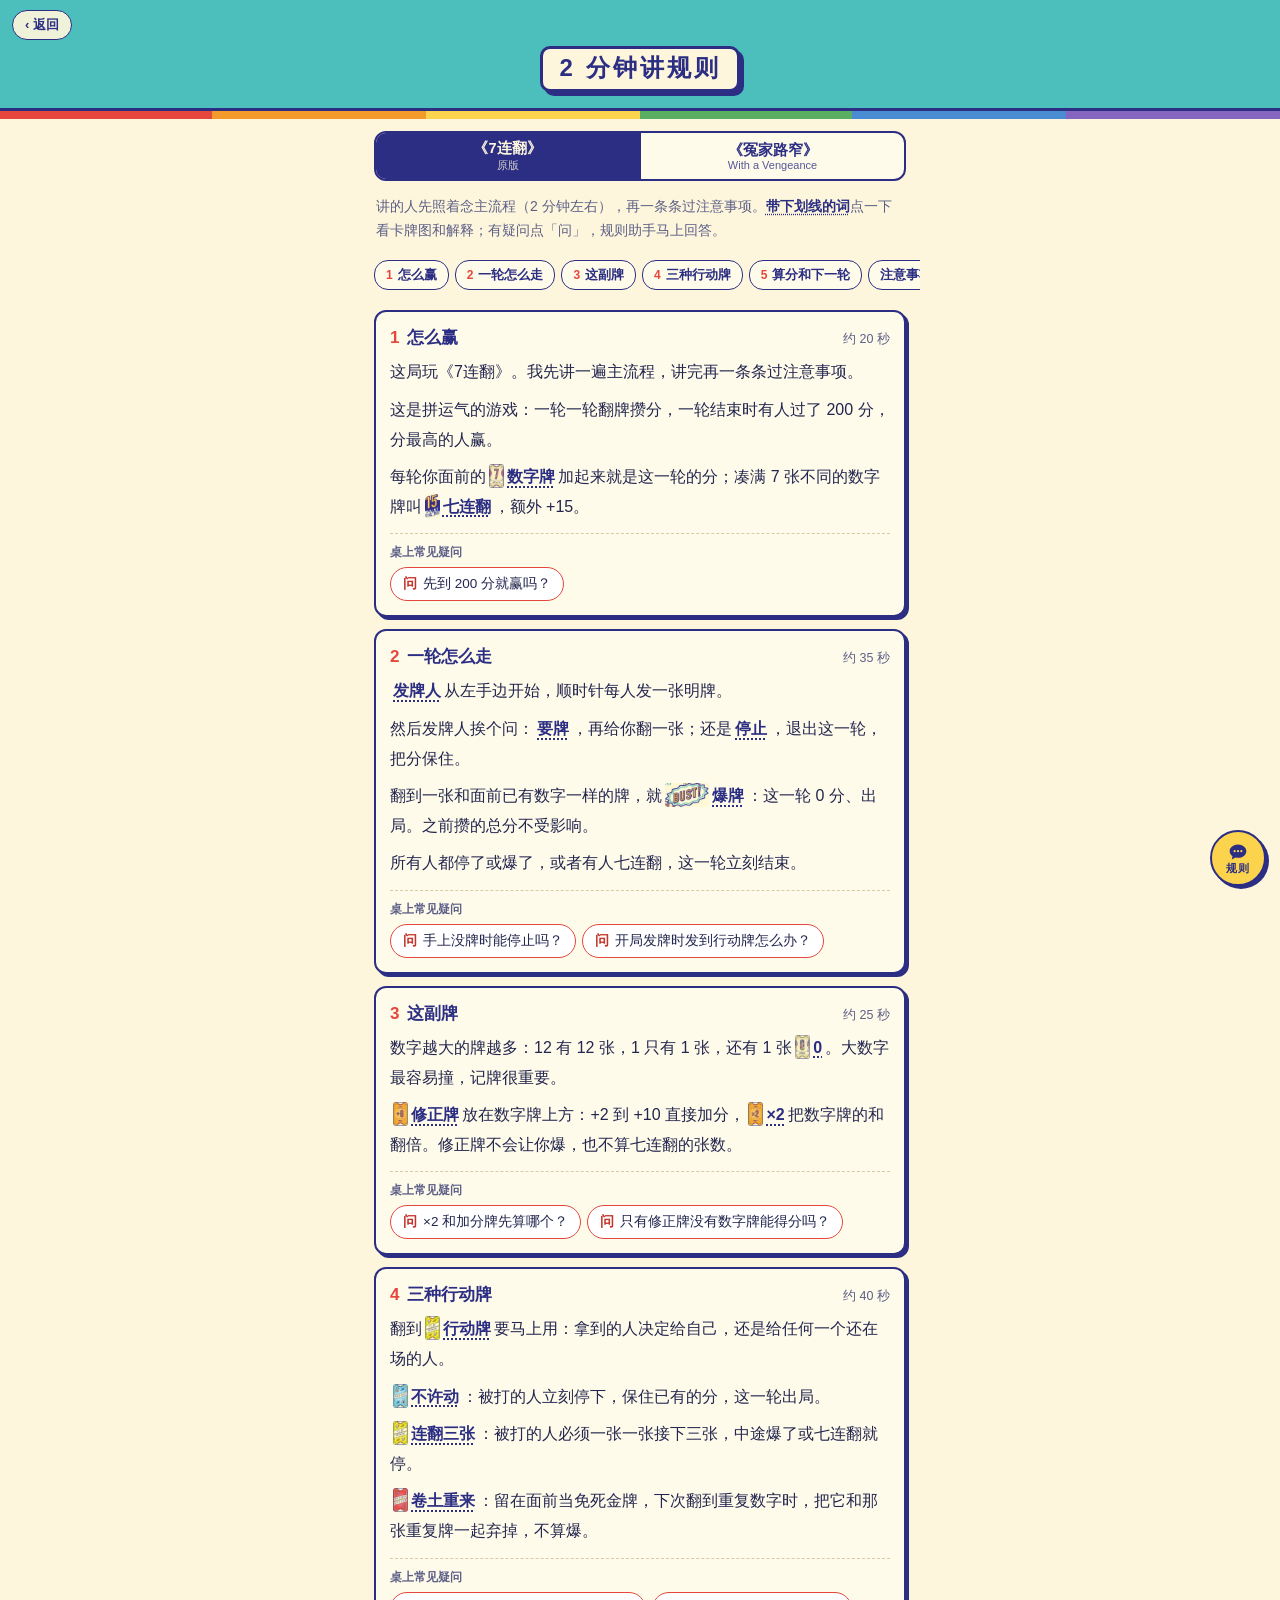
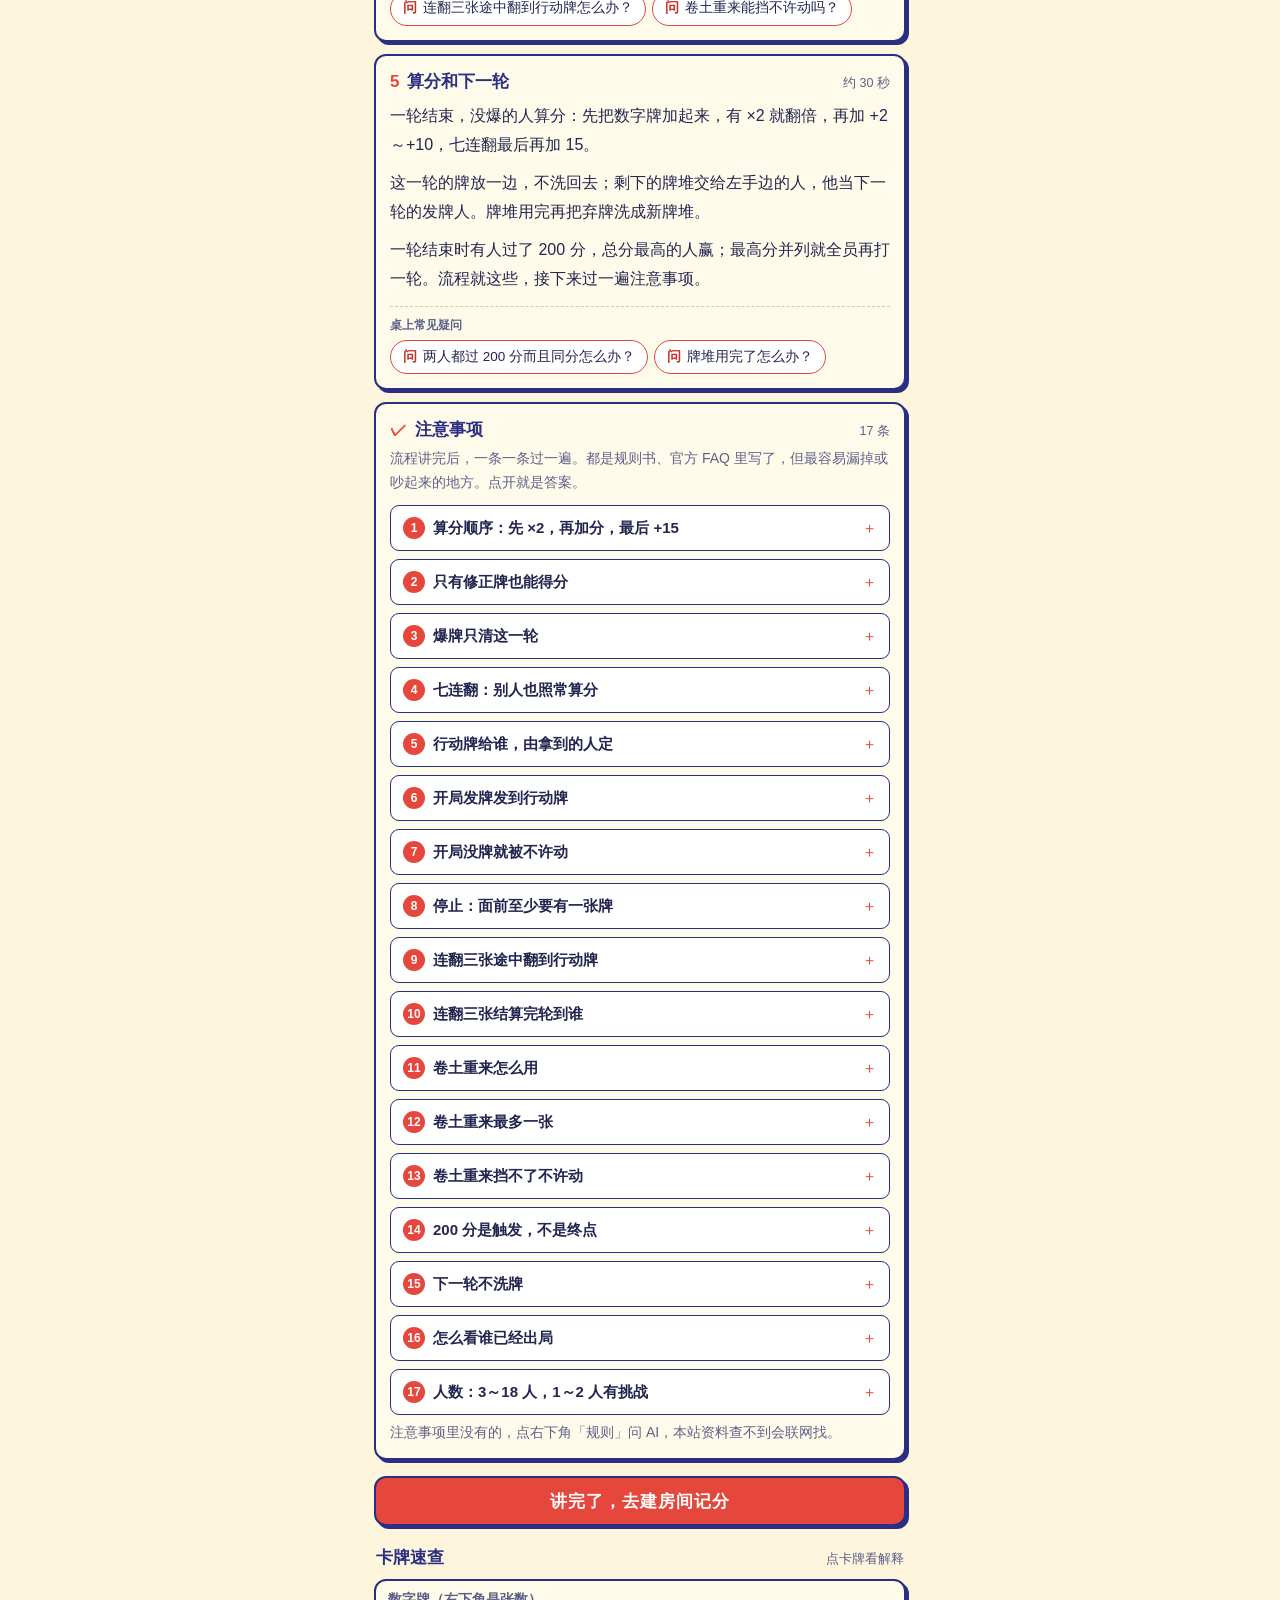
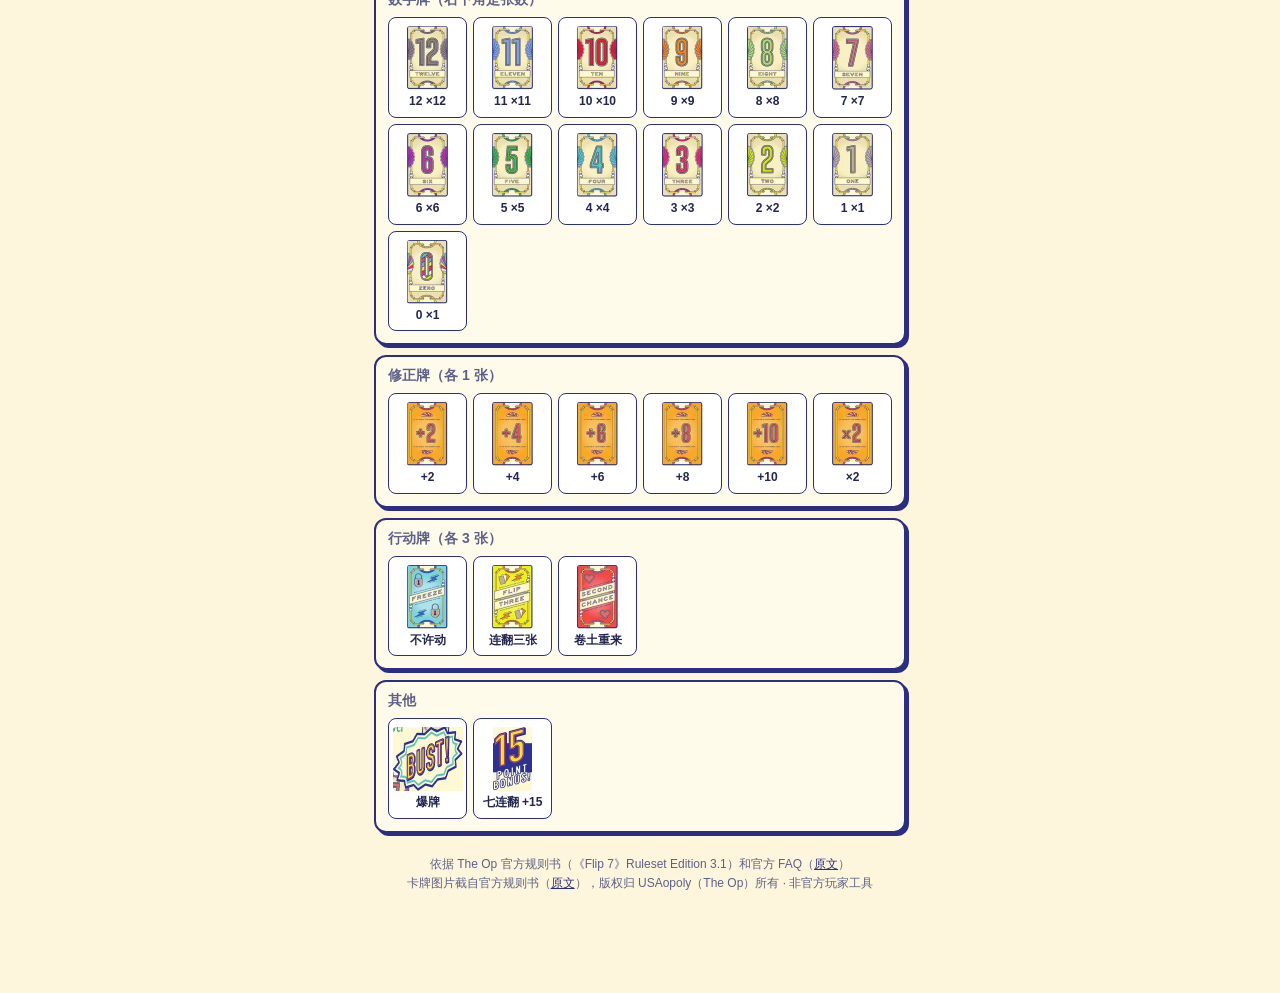
<file: public/teach.html>
<!doctype html>
<html lang="zh-CN">
<head>
<meta charset="utf-8">
<meta name="viewport" content="width=device-width,initial-scale=1,viewport-fit=cover">
<meta name="theme-color" content="#4cbebb">
<title>讲规则 · 7连翻</title>
<meta property="og:title" content="照着念就能开局 · 7连翻讲规则">
<meta property="og:image" content="https://flip7.leisurecat.cloud/img/icon-512.jpg">
<link rel="icon" href="img/icon-64.png">
<link rel="apple-touch-icon" href="img/icon-180.png">
<link rel="stylesheet" href="style.css">
</head>
<body>
<div style="position:absolute;width:0;height:0;overflow:hidden"><img src="img/icon-512.jpg" alt=""></div>
<div class="hhero"><a class="nav l" href="/">‹ 返回</a><h1 id="ttl">讲规则</h1></div><div class="rainbow"></div>
<div class="wrap teach" id="teach"></div>
<script type="module" src="teach.js"></script>
<script type="module" src="chat.js"></script>
</body>
</html>
</file>
<file: public/style.css>
/* 7连翻助手: colors taken from the box and the rulebook (cream paper, navy ink, teal, the rainbow fan). System fonts only: no web fonts to wait for on a slow line. */
:root{
  --cream:#fdf6dc; --cream2:#f4e7c0; --paper:#fffbea;
  --navy:#2b2e83; --navy2:#4044a8; --ink:#23264f; --ink2:#5d6088;
  --teal:#4cbebb; --teal2:#2c9895; --red:#e5473c; --red2:#c2352b; --orange:#f39a2b; --yellow:#fcd34d; --green:#5aae62; --blue:#4a8cd2; --purple:#8565c0;
  --sans:-apple-system,"PingFang SC","Hiragino Sans GB","Microsoft YaHei",sans-serif;
  --num:"DIN Alternate","Bahnschrift","DIN Condensed","Roboto Condensed","Arial Narrow",var(--sans);
  --shadow:3px 3px 0 var(--navy);
}
*{box-sizing:border-box;margin:0;padding:0;-webkit-tap-highlight-color:transparent}
html{background:var(--cream)}
body{min-height:100vh;font-family:var(--sans);color:var(--ink);background:var(--cream);-webkit-text-size-adjust:100%}
button{font-family:inherit;cursor:pointer;color:inherit}
input,textarea{font-family:inherit}
a{color:var(--navy)}
.hidden{display:none!important}
.wrap{max-width:560px;margin:0 auto;padding:0 14px 24px}
.rainbow{height:8px;background:linear-gradient(90deg,var(--red) 0 16.6%,var(--orange) 0 33.3%,var(--yellow) 0 50%,var(--green) 0 66.6%,var(--blue) 0 83.3%,var(--purple) 0)}

/* landing hero: the box's teal, the rainbow fan and three real cards */
.hero{position:relative;overflow:hidden;padding:calc(env(safe-area-inset-top) + 44px) 16px 18px;text-align:center;background:var(--teal);border-bottom:3px solid var(--navy)}
.hero::before{content:"";position:absolute;left:50%;bottom:-210px;width:560px;height:420px;transform:translateX(-50%);border-radius:50%;
  background:conic-gradient(from 270deg at 50% 50%,var(--red) 0 30deg,var(--orange) 0 60deg,var(--yellow) 0 90deg,var(--green) 0 120deg,var(--blue) 0 150deg,var(--purple) 0 180deg,transparent 0);opacity:.9}
.hero .fan{position:relative;height:96px;margin:0 auto 6px;width:200px}
.hero .fan img{position:absolute;left:50%;bottom:0;height:92px;width:auto;border-radius:6px;transform-origin:50% 150%;box-shadow:0 3px 8px rgba(30,33,90,.3)}
.hero .fan img:nth-child(1){transform:translateX(-50%) rotate(-26deg)}
.hero .fan img:nth-child(2){transform:translateX(-50%) rotate(0)}
.hero .fan img:nth-child(3){transform:translateX(-50%) rotate(26deg)}
.hero h1{position:relative;display:inline-block;padding:4px 18px 6px;background:var(--cream);border:3px solid var(--navy);border-radius:10px;box-shadow:4px 4px 0 var(--navy);font:900 30px/1.15 var(--sans);letter-spacing:3px;color:var(--navy)}
.hero h1 b{color:var(--red);font:700 38px/1 var(--num);vertical-align:-2px;margin-right:2px}
.hero .sub{position:relative;margin-top:10px;font:700 14px var(--sans);letter-spacing:2px;color:var(--cream);text-shadow:0 1px 0 var(--navy)}
.nav{position:absolute;top:calc(env(safe-area-inset-top) + 10px);z-index:2;display:inline-flex;align-items:center;min-height:30px;padding:4px 12px;border-radius:15px;background:rgba(253,246,220,.92);border:1.5px solid var(--navy);color:var(--navy);font:700 13px var(--sans);text-decoration:none}
.nav.l{left:12px}.nav.r{right:12px}

/* slim bar inside a room */
.bar{position:sticky;top:0;z-index:10;display:flex;align-items:center;gap:8px;padding:calc(env(safe-area-inset-top) + 8px) 12px 8px;background:var(--teal);border-bottom:3px solid var(--navy)}
.bar .back{flex:none;padding:5px 10px;border-radius:14px;border:1.5px solid var(--navy);background:var(--cream);color:var(--navy);font:700 13px var(--sans)}
.bar .ttl{flex:1;min-width:0;font:900 17px var(--sans);color:var(--navy);letter-spacing:1px;white-space:nowrap;overflow:hidden;text-overflow:ellipsis}
.bar .ttl small{margin-left:6px;font:700 12px var(--sans);color:var(--cream);text-shadow:0 1px 0 var(--navy)}
.bar .room{display:flex;align-items:center;gap:6px;padding:4px 10px;border-radius:9px;border:1.5px solid var(--navy);background:var(--cream);font:700 17px var(--num);letter-spacing:2px;color:var(--navy)}
.bar .room small{font:700 11px var(--sans);letter-spacing:0;color:var(--red)}
.conn{flex:none;width:10px;height:10px;border-radius:50%;background:#c0bfae;border:1.5px solid var(--navy)}
.conn.on{background:#59d06b}

/* building blocks */
.card{background:var(--paper);border:2px solid var(--navy);border-radius:12px;box-shadow:var(--shadow)}
.h{display:flex;align-items:baseline;justify-content:space-between;gap:8px;margin:20px 2px 8px;font:900 17px var(--sans);color:var(--navy)}
.h small{font:500 12.5px var(--sans);color:var(--ink2)}
.note{margin:8px 2px;font:14px/1.6 var(--sans);color:var(--ink2)}
.err{margin:8px 2px;font:600 14px/1.5 var(--sans);color:var(--red2)}
.btn{display:flex;align-items:center;justify-content:center;gap:6px;width:100%;min-height:50px;margin-top:12px;padding:10px 14px;border:2px solid var(--navy);border-radius:12px;background:var(--red);color:#fff;font:900 17px var(--sans);letter-spacing:1px;box-shadow:var(--shadow);text-decoration:none}
.btn:active{transform:translate(2px,2px);box-shadow:1px 1px 0 var(--navy)}
.btn:disabled{background:#d9d2b8;color:#8b8a78;box-shadow:none;border-color:#b5ae93}
.btn.navy{background:var(--navy);color:var(--cream)}
.btn.ghost{background:var(--paper);color:var(--navy);font-weight:700;font-size:15px;min-height:44px}
.btns{display:flex;gap:10px}
.btns .btn{flex:1}
.chips{display:flex;flex-wrap:wrap;gap:8px}
.chip{min-height:38px;padding:6px 14px;border:2px solid var(--navy);border-radius:19px;background:var(--paper);color:var(--navy);font:700 14px var(--sans)}
.chip.on{background:var(--navy);color:var(--cream)}
.seg{display:flex;border:2px solid var(--navy);border-radius:12px;overflow:hidden;background:var(--paper)}
.seg button{flex:1;min-height:44px;padding:6px 4px;border:0;background:none;font:700 14.5px/1.3 var(--sans);color:var(--navy)}
.seg button+button{border-left:2px solid var(--navy)}
.seg button.on{background:var(--navy);color:var(--cream)}
.seg button small{display:block;font:500 11px var(--sans);opacity:.8}
.field{display:flex;gap:8px}
.field input{flex:1;min-width:0;height:46px;padding:0 12px;border:2px solid var(--navy);border-radius:10px;background:#fff;font:600 16px var(--sans);color:var(--ink);outline:none}
.field input:focus{border-color:var(--teal2);box-shadow:0 0 0 3px rgba(76,190,187,.3)}
.field .btn{width:auto;flex:none;margin:0;min-height:46px;padding:0 18px;font-size:16px}
.empty{padding:16px;text-align:center;font:14px var(--sans);color:var(--ink2)}
.toast{position:fixed;left:50%;bottom:calc(env(safe-area-inset-bottom) + 90px);z-index:90;transform:translateX(-50%);max-width:86vw;padding:9px 16px;border-radius:20px;background:var(--navy);color:var(--cream);font:600 14px/1.4 var(--sans);box-shadow:0 6px 18px rgba(0,0,0,.25)}
footer{margin:22px 0 4px;text-align:center;font:12px/1.6 var(--sans);color:var(--ink2)}

/* landing */
.start{margin-top:16px;padding:14px}
.start .lbl{margin:0 2px 8px;font:700 13.5px var(--sans);color:var(--ink2)}
.start .or{margin:14px 0 8px;text-align:center;font:13px var(--sans);color:var(--ink2)}
.teachgo{display:flex;align-items:center;gap:12px;margin-top:14px;padding:12px 14px;text-decoration:none;color:var(--ink);background:var(--yellow)}
.teachgo .tg{flex:none;display:grid;place-items:center;width:44px;height:44px;border-radius:50%;background:var(--navy);color:var(--yellow);font:900 19px var(--sans)}
.teachgo b{display:block;font:900 16px var(--sans);color:var(--navy)}
.teachgo span span{font:13px/1.5 var(--sans);color:var(--ink)}
.teachgo i{margin-left:auto;font:900 22px var(--sans);font-style:normal;color:var(--navy)}
.tiles{display:grid;grid-template-columns:1fr 1fr;gap:10px;margin-top:12px}
.tile{display:flex;align-items:center;gap:10px;padding:10px 12px;text-decoration:none;color:var(--ink)}
.tile .ti{flex:none;display:grid;place-items:center;width:36px;height:36px;border-radius:9px;background:var(--teal);border:2px solid var(--navy);color:var(--navy);font:900 16px var(--sans)}
.tile b{display:block;font:800 15px var(--sans);color:var(--navy)}
.tile small{font:12px var(--sans);color:var(--ink2)}
.list{display:flex;flex-direction:column;gap:8px}
.lobby{display:flex;align-items:center;gap:10px;width:100%;padding:10px 12px;text-align:left}
.lobby .lc{flex:none;font:700 20px var(--num);letter-spacing:2px;color:var(--navy)}
.lobby .lc em{display:block;font:700 11px var(--sans);font-style:normal;letter-spacing:0;color:var(--red)}
.lobby .lp{flex:1;min-width:0;font:13.5px/1.4 var(--sans);color:var(--ink);overflow:hidden;text-overflow:ellipsis;white-space:nowrap}
.lobby .lp small{display:block;font:12px var(--sans);color:var(--ink2)}
.lobby .ls{flex:none;text-align:right;font:12px/1.5 var(--sans);color:var(--ink2)}
.lobby .ls b{display:block;font:700 13px var(--sans);color:var(--teal2)}
.od{display:inline-block;width:7px;height:7px;margin-right:4px;border-radius:50%;background:#59d06b}

/* setup */
.me{padding:12px}
.me .who{display:flex;align-items:center;gap:8px;font:15px var(--sans)}
.me .who b{font:900 18px var(--sans);color:var(--navy)}
.seat{display:flex;align-items:center;gap:8px;padding:8px 8px 8px 10px}
.seat .no{flex:none;display:grid;place-items:center;width:26px;height:26px;border-radius:50%;background:var(--navy);color:var(--cream);font:700 14px var(--num)}
.seat input{flex:1;min-width:0;height:38px;padding:0 8px;border:1.5px solid transparent;border-radius:8px;background:transparent;font:700 16px var(--sans);color:var(--ink);outline:none}
.seat input:focus{border-color:var(--teal2);background:#fff}
.seat .tag{flex:none;font:700 11px var(--sans);color:var(--red)}
.seat .dl{flex:none;min-height:30px;padding:3px 9px;border:1.5px solid var(--navy);border-radius:15px;background:var(--paper);font:700 12px var(--sans);color:var(--navy)}
.seat .dl.on{background:var(--yellow)}
.ib{flex:none;width:34px;height:34px;border:1.5px solid var(--navy);border-radius:9px;background:var(--paper);font:700 16px var(--sans);color:var(--navy)}
.ib:disabled{opacity:.3}
.toggle{display:flex;align-items:center;gap:10px;margin-top:10px;padding:10px 12px;font:14px/1.5 var(--sans)}
.toggle input{flex:none;width:22px;height:22px;accent-color:var(--red)}
.toggle b{color:var(--red2)}

/* in game: status, scoreboard */
.status{display:flex;align-items:center;gap:12px;margin-top:14px;padding:10px 12px}
.status .rd{flex:none;text-align:center;font:700 12px var(--sans);color:var(--ink2)}
.status .rd b{display:block;font:700 34px/1 var(--num);color:var(--red)}
.status .dl{flex:1;min-width:0;font:14px/1.5 var(--sans)}
.status .dl b{font:900 17px var(--sans);color:var(--navy)}
.status .dl small{display:block;font:12.5px var(--sans);color:var(--ink2)}
.status .tg{flex:none;text-align:center;font:700 12px var(--sans);color:var(--ink2)}
.status .tg b{display:block;font:700 22px/1 var(--num);color:var(--navy)}
.banner{margin-top:12px;padding:10px 12px;border:2px solid var(--navy);border-radius:12px;background:var(--yellow);font:600 14.5px/1.55 var(--sans);box-shadow:var(--shadow)}
.banner b{color:var(--red2)}
.mine{margin-top:12px}
.board{display:flex;flex-direction:column;gap:8px;margin-top:4px}
.pl{display:grid;grid-template-columns:26px 1fr auto;grid-template-rows:auto auto;column-gap:10px;align-items:center;width:100%;padding:9px 12px 10px;text-align:left}
.pl.me{background:#fff3c4}
.pl .rk{grid-row:1/3;font:700 22px var(--num);color:var(--ink2);text-align:center}
.pl.lead .rk{color:var(--red)}
.pl .nm{min-width:0;font:800 16px var(--sans);color:var(--ink);white-space:nowrap;overflow:hidden;text-overflow:ellipsis}
.pl .nm em{margin-left:5px;padding:0 5px;border-radius:5px;background:var(--navy);color:var(--cream);font:700 11px/18px var(--sans);font-style:normal;vertical-align:2px}
.pl .nm i{margin-left:5px;font:700 11px var(--sans);font-style:normal;color:var(--teal2)}
.pl .tt{grid-row:1/3;grid-column:3;text-align:right;font:700 30px/1 var(--num);color:var(--navy)}
.pl .tt small{display:block;margin-top:3px;font:12px var(--sans);color:var(--ink2)}
.pl .bar2{position:relative;height:8px;margin-top:6px;border-radius:4px;background:#ece2bf;overflow:hidden}
.pl .bar2 i{position:absolute;inset:0 auto 0 0;border-radius:4px;background:linear-gradient(90deg,var(--teal),var(--teal2))}
.pl.lead .bar2 i{background:linear-gradient(90deg,var(--orange),var(--red))}
.rc{display:inline-flex;align-items:center;gap:3px;min-width:46px;justify-content:center;padding:2px 8px;border-radius:11px;font:700 13px var(--num)}
.rc.miss{border:1.5px dashed var(--red);color:var(--red);font:700 12px var(--sans)}
.rc.ok{background:var(--teal);color:var(--navy);border:1.5px solid var(--navy)}
.rc.bust{background:var(--navy);color:var(--cream);font:700 12px var(--sans)}
.rc.f7{background:var(--yellow);color:var(--red2);border:1.5px solid var(--navy)}
.pl .meta{display:flex;align-items:center;gap:6px;margin-top:4px;font:12px var(--sans);color:var(--ink2)}
.warn{margin-top:12px;padding:10px 12px;border:2px dashed var(--red);border-radius:12px;background:#fff1ec;font:14px/1.6 var(--sans)}
.warn b{color:var(--red2)}
.warn li{margin-left:18px}
.log{margin-top:14px;overflow:hidden}
.log summary{padding:12px 14px;font:800 15px var(--sans);color:var(--navy);list-style:none;cursor:pointer}
.log summary::-webkit-details-marker{display:none}
.log summary::after{content:"＋";float:right;color:var(--red)}
.log[open] summary::after{content:"－"}
.lgw{overflow-x:auto;padding:0 10px 10px}
.lg{border-collapse:collapse;min-width:100%;font:13px var(--sans)}
.lg th,.lg td{padding:6px 4px;border-bottom:1px solid #e6dcb9;text-align:center;white-space:nowrap}
.lg thead th{font:700 12.5px var(--sans);color:var(--ink2);max-width:5em;overflow:hidden;text-overflow:ellipsis}
.lg tbody th{font:700 13px var(--num);color:var(--ink2)}
.lg td button{min-width:42px;padding:3px 4px;border:1px solid transparent;border-radius:6px;background:none;font:700 14px var(--num);color:var(--ink)}
.lg td button.b{color:var(--ink2);font:600 12px var(--sans)}
.lg td button.f{color:var(--red2)}
.lg td button:active{border-color:var(--navy)}
.lg tfoot td{font:700 15px var(--num);color:var(--navy);border-bottom:0}
.lg .dlr{font:11px var(--sans);color:var(--ink2)}

/* entry sheet: tap the cards in front of the player */
.mask{position:fixed;inset:0;z-index:50;background:rgba(25,27,70,.45)}
.sheet{position:fixed;left:0;right:0;bottom:0;z-index:51;max-height:92dvh;overflow:auto;max-width:560px;margin:0 auto;padding:12px 14px calc(env(safe-area-inset-bottom) + 14px);background:var(--cream);border:2px solid var(--navy);border-bottom:0;border-radius:16px 16px 0 0;box-shadow:0 -6px 24px rgba(0,0,0,.25);animation:up .18s ease}
@keyframes up{from{transform:translateY(30px);opacity:.4}}
.sh{display:flex;align-items:center;gap:8px;margin-bottom:10px}
.sh h3{flex:1;min-width:0;font:900 18px var(--sans);color:var(--navy)}
.sh h3 small{margin-left:6px;font:600 13px var(--sans);color:var(--ink2)}
.sh .x{flex:none;width:36px;height:36px;border:2px solid var(--navy);border-radius:50%;background:var(--paper);font:700 20px/1 var(--sans);color:var(--navy)}
.bustbtn{display:block;width:100%;min-height:48px;margin-top:10px;border:2px solid var(--navy);border-radius:12px;background:var(--navy);color:var(--cream);font:900 17px var(--sans);letter-spacing:2px;box-shadow:var(--shadow)}
.bustbtn.on{background:var(--red)}
.grp{margin-top:12px;font:700 13px var(--sans);color:var(--ink2)}
.grp small{font-weight:500}
.cards{display:grid;grid-template-columns:repeat(7,1fr);gap:6px;margin-top:6px}
.cards.mods{grid-template-columns:repeat(6,1fr)}
.cd{position:relative;padding:0;border:0;background:none;aspect-ratio:208/324;border-radius:6px;transition:transform .12s}
.cd img{display:block;width:100%;height:100%;object-fit:cover;border-radius:6px;opacity:.55;filter:saturate(.55)}
.cd.on{transform:translateY(-5px)}
.cd.on img{opacity:1;filter:none;box-shadow:0 0 0 2.5px var(--red),0 4px 8px rgba(0,0,0,.25)}
.cd.on::after{content:"✓";position:absolute;right:-4px;top:-6px;display:grid;place-items:center;width:20px;height:20px;border-radius:50%;background:var(--red);color:#fff;font:900 12px var(--sans);border:1.5px solid #fff}
.cd:disabled{opacity:.35}
.cd span{position:absolute;left:0;right:0;bottom:-16px;font:600 10.5px var(--sans);color:var(--ink2);white-space:nowrap}
.cards.sps{grid-template-columns:repeat(7,1fr);margin-bottom:16px}
.calc{margin-top:14px;padding:10px 12px;background:var(--paper)}
.calc .steps{font:600 13.5px/1.7 var(--sans);color:var(--ink2)}
.calc .steps b{font:700 15px var(--num);color:var(--ink)}
.calc .steps i{font-style:normal;margin:0 4px;color:var(--teal2)}
.calc .res{display:flex;align-items:baseline;justify-content:space-between;margin-top:4px;font:700 14px var(--sans);color:var(--ink2)}
.calc .res b{font:700 36px/1 var(--num);color:var(--red)}
.f7b{margin-top:10px;padding:8px 12px;border:2px solid var(--navy);border-radius:10px;background:var(--yellow);font:800 14.5px/1.5 var(--sans);color:var(--navy)}
.hitw{margin-top:8px}
.hitw .chips{margin-top:6px}
.total{display:flex;align-items:center;gap:8px;margin-top:12px}
.total input{flex:1;min-width:0;height:62px;padding:0 14px;border:2px solid var(--navy);border-radius:12px;background:#fff;text-align:center;font:700 34px var(--num);color:var(--navy);outline:none}
.total .ib{width:52px;height:62px;font-size:24px}
.chk{display:flex;align-items:center;gap:8px;margin-top:12px;font:14px/1.5 var(--sans)}
.chk input{width:20px;height:20px;accent-color:var(--red)}

/* results */
.champ{position:relative;margin-top:14px;padding:18px 14px 16px;text-align:center;background:var(--teal);overflow:hidden}
.champ::before{content:"";position:absolute;left:50%;bottom:-150px;width:420px;height:300px;transform:translateX(-50%);border-radius:50%;background:conic-gradient(from 270deg,var(--red) 0 30deg,var(--orange) 0 60deg,var(--yellow) 0 90deg,var(--green) 0 120deg,var(--blue) 0 150deg,var(--purple) 0 180deg,transparent 0);opacity:.75}
.champ>*{position:relative}
.champ .cr{display:inline-block;padding:3px 12px;border-radius:12px;background:var(--navy);color:var(--yellow);font:900 13px var(--sans);letter-spacing:4px}
.champ .nm{margin-top:8px;font:900 28px/1.2 var(--sans);color:var(--navy)}
.champ .pts{margin-top:2px;font:700 54px/1 var(--num);color:var(--cream);text-shadow:3px 3px 0 var(--navy)}
.champ .pts small{font:900 16px var(--sans);margin-left:2px}
.champ .sub{margin-top:6px;font:700 13.5px var(--sans);color:var(--navy)}
.rkl .pl{cursor:default}
.stats{display:flex;flex-wrap:wrap;gap:4px 10px;margin-top:3px;font:12.5px var(--sans);color:var(--ink2)}
.stats b{font:700 13px var(--num);color:var(--ink)}
.achs{display:grid;grid-template-columns:1fr 1fr;gap:8px}
.ach{display:flex;gap:9px;padding:10px}
.ach .md{flex:none;display:grid;place-items:center;width:34px;height:34px;border-radius:50%;border:2px solid var(--navy);background:var(--yellow);color:var(--red2);font:900 16px var(--sans)}
.ach .an{font:900 14.5px var(--sans);color:var(--navy)}
.ach .ad{font:12px/1.45 var(--sans);color:var(--ink2)}
.ach .aw{margin-top:3px;font:700 13px var(--sans);color:var(--ink)}
.shotv{position:fixed;inset:0;z-index:95;overflow:auto;background:rgba(20,22,60,.92);text-align:center}
.shotv .sv-top{position:sticky;top:0;display:flex;align-items:center;justify-content:center;gap:14px;padding:12px;background:var(--navy);color:var(--cream);font:700 14px var(--sans)}
.shotv .sv-top a,.shotv .sv-top button{padding:5px 12px;border-radius:14px;border:1.5px solid var(--cream);background:none;color:var(--cream);font:700 13px var(--sans);text-decoration:none}
.shotv img{display:block;width:min(100%,520px);margin:12px auto}

/* rating card (results) */
.rv{padding:12px}
.rv-l{font:700 13px var(--sans);color:var(--ink2)}
.rv-who{display:flex;flex-wrap:wrap;gap:6px;margin-top:6px}
.rv-who button{min-height:34px;padding:4px 12px;border:1.5px solid var(--navy);border-radius:17px;background:var(--paper);font:700 14px var(--sans);color:var(--navy)}
.rv-who button.on{background:var(--navy);color:var(--cream)}
.rv-st{display:flex;align-items:center;gap:2px;margin-top:10px}
.rv-st button{border:0;background:none;font-size:32px;line-height:1;color:#d9cfa8}
.rv-st button.on{color:var(--orange)}
.rv-st span{margin-left:8px;font:700 14px var(--sans);color:var(--ink2)}
.rv textarea{width:100%;height:76px;margin-top:10px;padding:10px;border:2px solid var(--navy);border-radius:10px;background:#fff;font:15px/1.5 var(--sans);resize:none;outline:none}
.rv-done{font-size:30px;color:var(--orange);text-align:center}
.rv p{margin-top:6px;text-align:center;font:14px var(--sans)}

/* past games (history.html) */
.hhero{padding:calc(env(safe-area-inset-top) + 46px) 16px 16px;text-align:center;background:var(--teal);border-bottom:3px solid var(--navy);position:relative}
.hhero h1{display:inline-block;padding:3px 16px 5px;background:var(--cream);border:3px solid var(--navy);border-radius:10px;box-shadow:4px 4px 0 var(--navy);font:900 24px var(--sans);letter-spacing:3px;color:var(--navy)}
.game{padding:0;overflow:hidden}
.game summary{padding:10px 12px;list-style:none;cursor:pointer}
.game summary::-webkit-details-marker{display:none}
.gh{display:flex;align-items:baseline;gap:8px;font:13px var(--sans);color:var(--ink2)}
.gh b{font:700 18px var(--num);letter-spacing:1px;color:var(--navy)}
.gh em{margin-left:auto;padding:1px 7px;border-radius:8px;background:var(--teal);font:700 11.5px var(--sans);font-style:normal;color:var(--navy)}
.gp{display:flex;flex-wrap:wrap;gap:4px 12px;margin-top:5px;font:14px var(--sans)}
.gp span.win{font-weight:900;color:var(--red2)}
.gp em{margin-left:3px;font:700 14px var(--num);font-style:normal}
.gd{padding:0 12px 10px;border-top:1px dashed #d8cda5}
.gd div{display:flex;gap:8px;padding:6px 0;font:13.5px var(--sans);border-bottom:1px solid #eee3c2}
.gd div b{flex:none;width:20px;font:700 15px var(--num);color:var(--ink2)}
.gd div span{flex:1}
.gd div i{font-style:normal;color:var(--ink2);font-size:12.5px}
.gd div em{font:700 16px var(--num);font-style:normal;color:var(--navy)}

/* rules assistant (chat.js) */
body.has-chat{padding-bottom:72px}
.cfab{position:fixed;right:14px;bottom:calc(env(safe-area-inset-bottom) + 14px);z-index:19;width:56px;height:56px;display:flex;flex-direction:column;align-items:center;justify-content:center;border-radius:50%;border:2.5px solid var(--navy);background:var(--yellow);color:var(--navy);font:900 11px/1.1 var(--sans);letter-spacing:1px;box-shadow:3px 3px 0 var(--navy)}
.cfab:active{transform:translate(2px,2px);box-shadow:1px 1px 0 var(--navy)}
.cpanel{position:fixed;right:12px;bottom:calc(env(safe-area-inset-bottom) + 12px);z-index:40;width:min(380px,calc(100vw - 24px));height:min(600px,calc(100dvh - 24px));display:flex;flex-direction:column;overflow:hidden;border:2.5px solid var(--navy);border-radius:14px;background:var(--cream);box-shadow:5px 5px 0 var(--navy);transform-origin:bottom right;animation:cpIn .22s ease}
@keyframes cpIn{from{transform:scale(.85);opacity:0}}
.chd{display:flex;align-items:center;gap:10px;padding:10px 6px 10px 12px;background:var(--teal);border-bottom:2.5px solid var(--navy)}
.chd div{flex:1;min-width:0}
.chd b{display:block;font:900 16px var(--sans);color:var(--navy)}
.chd div span{display:flex;align-items:center;gap:6px;margin-top:2px;font:600 11.5px var(--sans);color:var(--navy)}
.con{width:7px;height:7px;border-radius:50%;background:#59d06b}
.cav{flex:none;display:grid;place-items:center;width:34px;height:34px;border-radius:50%;border:2px solid var(--navy);background:var(--yellow);color:var(--red2);font:900 15px var(--sans)}
.cav.sm{width:28px;height:28px;font-size:13px}
.cx{flex:none;width:38px;height:38px;border:0;background:none;font:400 28px/1 var(--sans);color:var(--navy)}
.clog{flex:1;overflow:auto;display:flex;flex-direction:column;gap:10px;padding:12px}
.cwel{display:flex;gap:10px;align-items:center;padding:10px;border:2px solid var(--navy);border-radius:12px;background:var(--paper)}
.cwel img{flex:none;width:44px;height:auto;border-radius:5px}
.cwel b{display:block;font:900 15px var(--sans);color:var(--navy)}
.cwel span{font:12.5px/1.5 var(--sans);color:var(--ink2)}
.csug{display:flex;flex-wrap:wrap;gap:6px}
.csug em{width:100%;font:700 12px var(--sans);font-style:normal;color:var(--ink2)}
.csug button{padding:6px 11px;border:1.5px solid var(--navy);border-radius:15px;background:var(--paper);font:600 13px var(--sans);color:var(--navy);text-align:left}
.cr{display:flex;gap:7px;align-items:flex-end}
.cr.u{justify-content:flex-end}
.cm{max-width:82%;padding:9px 12px;border-radius:12px;font:14px/1.65 var(--sans);word-break:break-word}
.cm.u{background:var(--navy);color:#fff;border-bottom-right-radius:4px}
.cm.a{background:#fff;border:1.5px solid var(--navy);color:var(--ink);border-bottom-left-radius:4px}
.cm.a b{color:var(--red2)}
.cm.err{color:var(--red2);border-color:var(--red);background:#fff1ec}
.cweb{margin:-2px 0 6px;padding:5px 8px;border-radius:7px;background:#fff3c4;font:600 12px/1.5 var(--sans);color:var(--ink2)}
.cweb b{color:var(--red2)}
.csrc{margin-top:8px;padding-top:6px;border-top:1px dashed #c9c3a2;font:12px/1.5 var(--sans);color:var(--ink2)}
.csrc a{display:block;color:var(--navy);text-decoration:none;overflow:hidden;text-overflow:ellipsis;white-space:nowrap}
.csrc i{margin-left:6px;font-style:normal;color:var(--ink2);opacity:.7}
.cwait{display:block;margin-bottom:4px;font:600 12.5px var(--sans);color:var(--ink2)}
.cin{display:flex;align-items:center;gap:8px;padding:10px 10px 6px;border-top:2px solid var(--navy);background:var(--paper)}
.cin textarea{flex:1;min-width:0;height:42px;resize:none;padding:10px 15px;border:2px solid var(--navy);border-radius:21px;background:#fff;outline:none;font:16px/1.3 var(--sans);color:var(--ink)}
.cin button{flex:none;width:42px;height:42px;display:grid;place-items:center;border-radius:50%;border:2px solid var(--navy);background:var(--red);color:#fff}
.cin button:disabled{opacity:.45}
.cfoot{padding:0 10px 8px;background:var(--paper);text-align:center;font:11px var(--sans);color:var(--ink2)}
.cdots{display:inline-flex;gap:4px;padding:5px 0}
.cdots b{width:6px;height:6px;border-radius:50%;background:var(--teal2);animation:cdot 1s infinite}
.cdots b:nth-child(2){animation-delay:.15s}.cdots b:nth-child(3){animation-delay:.3s}
@keyframes cdot{0%,80%,100%{opacity:.25}40%{opacity:1}}

/* N-minute teach page (teach.html) */
.teach .tlead{margin:14px 2px 8px;font:500 14px/1.7 var(--sans);color:var(--ink2)}
.teach .tlead b{color:var(--navy);text-decoration:underline dotted;text-underline-offset:3px}
.tver{margin-top:12px}
.tnav{position:sticky;top:0;z-index:5;display:flex;gap:6px;overflow-x:auto;margin:10px -14px 0;padding:8px 14px;background:rgba(253,246,220,.95);backdrop-filter:blur(6px);-webkit-backdrop-filter:blur(6px);scrollbar-width:none}
.tnav::-webkit-scrollbar{display:none}
.tnav a{flex:none;display:inline-flex;align-items:center;gap:5px;padding:5px 11px;border-radius:14px;border:1.5px solid var(--navy);background:var(--paper);color:var(--navy);font:700 13px var(--sans);text-decoration:none}
.tnav a i{font:700 12px var(--num);font-style:normal;color:var(--red)}
.tpart{margin-top:12px;padding:2px 14px 14px;scroll-margin-top:52px}
.tpart h2.h{margin:12px 0 6px}
.tpart h2.h i{font:700 17px var(--num);font-style:normal;color:var(--red);margin-right:8px}
.tline{margin-top:8px;font:500 16px/1.85 var(--sans);color:var(--ink)}
.tline b{color:var(--red2)}
.term{display:inline;padding:0 2px;margin:0 1px;border:0;background:none;font:inherit;color:var(--navy);font-weight:800;text-decoration:underline dotted 1.5px;text-underline-offset:4px;cursor:pointer;-webkit-tap-highlight-color:rgba(43,46,131,.15)}
.ico{border-radius:3px}
.term .ico,.tlab .ico{height:1.5em;width:auto;max-width:2.8em;vertical-align:-.38em;margin-right:3px}
.tasks{display:flex;flex-wrap:wrap;gap:6px;margin-top:12px;padding-top:10px;border-top:1px dashed #d6cba3}
.tasks em{width:100%;font:700 12px var(--sans);font-style:normal;color:var(--ink2)}
.tq{display:inline-flex;align-items:center;gap:6px;min-height:34px;padding:5px 12px;border-radius:17px;border:1.5px solid var(--red);background:#fff;color:var(--red2);font:800 13.5px/1.4 var(--sans);text-align:left;cursor:pointer}
.tq>span{color:var(--ink);font-weight:500}
.tnote{margin-top:6px;font:500 14px/1.7 var(--sans);color:var(--ink2)}
.tnotes{display:flex;flex-direction:column;gap:8px;margin-top:10px}
.tni{border:1.5px solid var(--navy);border-radius:9px;background:#fff}
.tni summary{display:flex;align-items:center;gap:8px;min-height:44px;padding:8px 12px;font:800 15px/1.45 var(--sans);color:var(--ink);cursor:pointer;list-style:none}
.tni summary::-webkit-details-marker{display:none}
.tni summary::after{content:"＋";margin-left:auto;font-weight:500;color:var(--red)}
.tni[open] summary::after{content:"－"}
.tni summary i{flex:none;display:grid;place-items:center;width:22px;height:22px;border-radius:50%;background:var(--red);color:#fff;font:700 12px var(--num);font-style:normal}
.tni summary em{flex:none;padding:0 6px;border-radius:6px;background:var(--teal);font:700 11px/18px var(--sans);font-style:normal;color:var(--navy)}
.tni p{margin:0 12px;padding-top:2px;font:500 15.5px/1.8 var(--sans);color:var(--ink)}
.tni .tq{margin:8px 12px 12px;font-size:12.5px;min-height:30px}
.tgo{margin-top:16px}
.tgrid{margin-top:10px;padding:10px 12px 12px}
.tgrid h3{font:900 14px var(--sans);color:var(--ink2)}
.tgrid>div{display:grid;grid-template-columns:repeat(auto-fill,minmax(72px,1fr));gap:6px;margin-top:8px}
.tic{display:flex;flex-direction:column;align-items:center;gap:4px;padding:8px 2px 7px;border:1.5px solid var(--navy);border-radius:8px;background:#fff;font:600 12px/1.3 var(--sans);color:var(--ink);cursor:pointer}
.tic .ico{height:64px;width:auto;max-width:70px}
.tsheet{position:fixed;inset:0;z-index:60}
.tsbg{position:absolute;inset:0;background:rgba(25,27,70,.45)}
.tsbox{position:absolute;left:0;right:0;bottom:0;max-width:560px;margin:0 auto;padding:14px 16px calc(env(safe-area-inset-bottom) + 16px);background:var(--cream);border:2px solid var(--navy);border-bottom:0;border-radius:16px 16px 0 0;animation:up .18s ease}
.tshd{display:flex;align-items:center;gap:10px}
.tshd b{flex:1;font:900 19px var(--sans);color:var(--navy)}
.tshd .ico.big{height:96px;width:auto}
.tsx{width:36px;height:36px;border:2px solid var(--navy);border-radius:50%;background:var(--paper);font:700 20px/1 var(--sans);color:var(--navy)}
.tsbox p{margin-top:10px;font:15px/1.75 var(--sans)}
.tsbox p em{display:block;font:700 12.5px var(--sans);font-style:normal;color:var(--ink2)}
.tsbox .btn{margin-top:14px}
</file>
